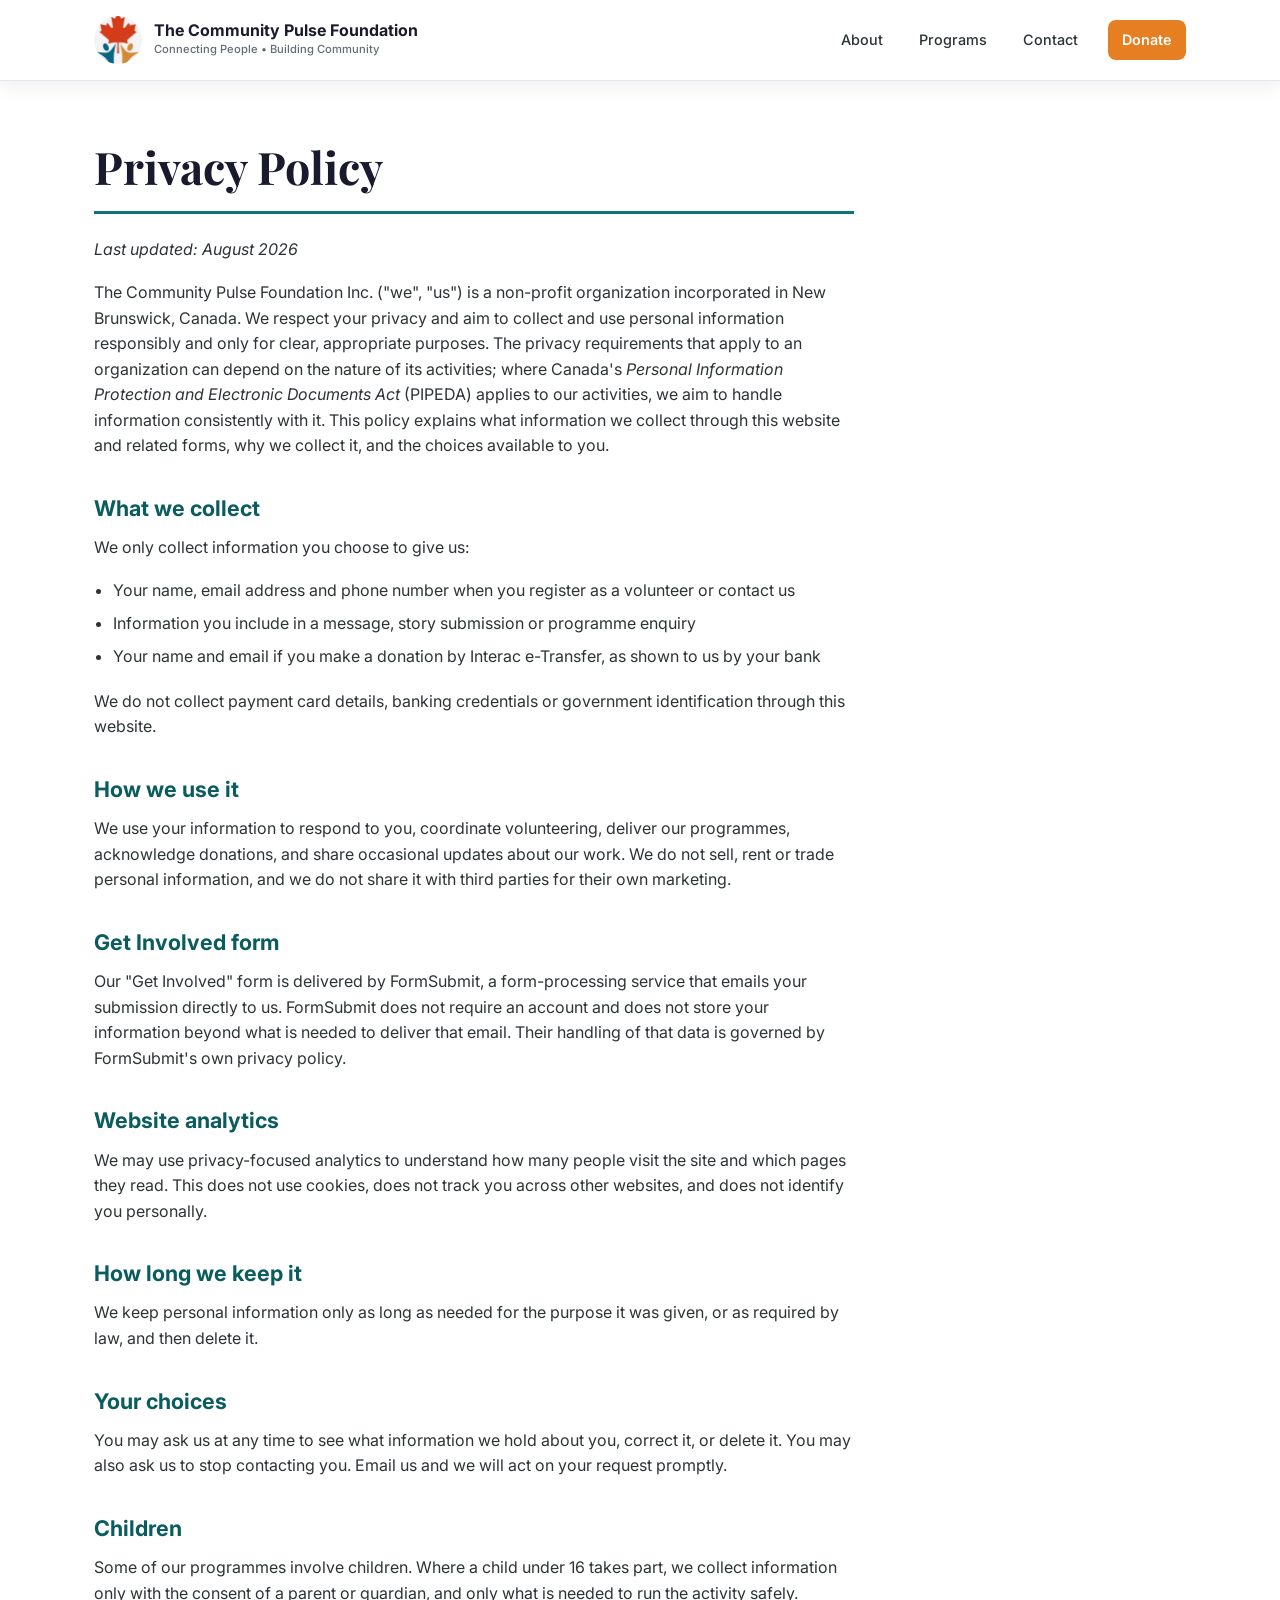
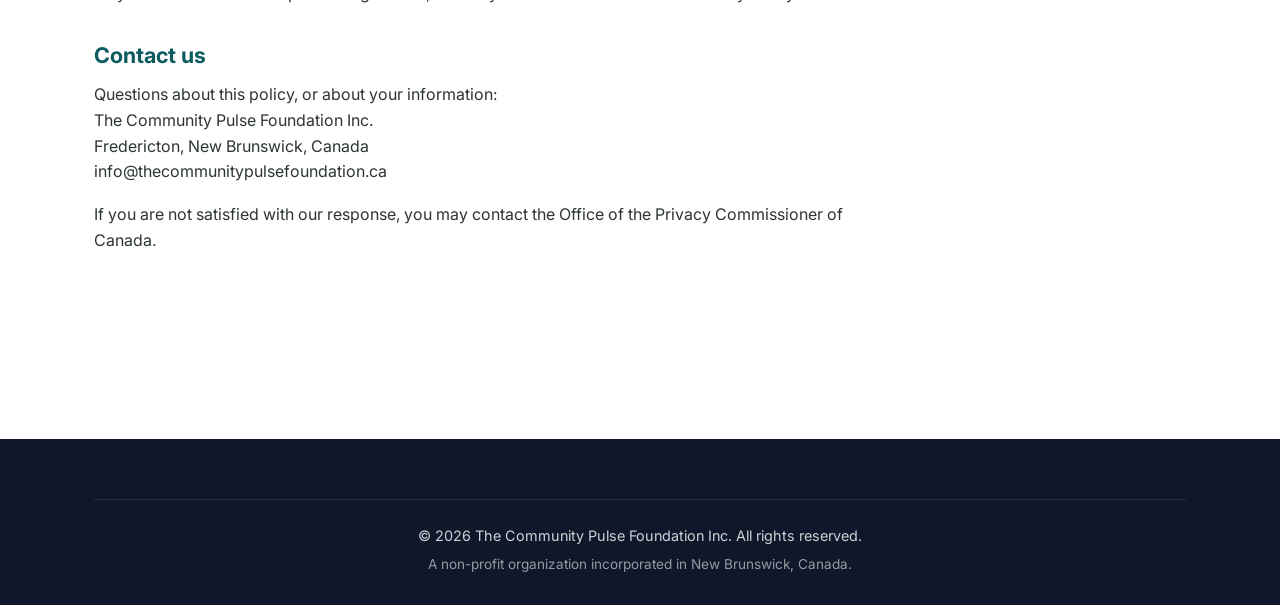
<file: community-pulse/privacy.html>
<!DOCTYPE html>
<html lang="en">
<head>
  <meta charset="UTF-8" />
  <meta name="viewport" content="width=device-width, initial-scale=1.0" />
  <title>Privacy Policy | The Community Pulse Foundation</title>
  <meta name="description" content="How The Community Pulse Foundation Inc. collects, uses and protects personal information." />
  <link rel="canonical" href="https://thecommunitypulsefoundation.ca/privacy" />
  <link rel="preconnect" href="https://fonts.googleapis.com">
  <link rel="preconnect" href="https://fonts.gstatic.com" crossorigin>
  <link href="https://fonts.googleapis.com/css2?family=Inter:wght@400;500;600;700;800&family=Playfair+Display:wght@600;700&display=swap" rel="stylesheet">
  <link rel="stylesheet" href="assets/css/styles.css" />
  <link rel="icon" type="image/jpeg" href="assets/images/logo-clean.jpg" />
</head>
<body>

  <header class="header scrolled" id="header">
    <div class="container nav-container">
      <a href="index.html" class="logo">
        <img src="assets/images/logo-clean.jpg" alt="Community Pulse Foundation Logo" class="logo-img" />
        <div class="logo-text">
          <span class="logo-name">The Community Pulse Foundation</span>
          <span class="logo-tagline">Connecting People • Building Community</span>
        </div>
      </a>
      <nav class="nav" id="nav">
        <a href="index.html#about" class="nav-link">About</a>
        <a href="index.html#programs" class="nav-link">Programs</a>
        <a href="index.html#contact" class="nav-link">Contact</a>
        <a href="index.html#donate" class="nav-link nav-donate">Donate</a>
      </nav>
      <button class="mobile-menu-btn" id="mobileMenuBtn" aria-label="Toggle menu">
        <span></span><span></span><span></span>
      </button>
    </div>
  </header>

  <main class="page-wrap">
    <div class="container">
      <article class="page-body">
        <h1 class="page-title">Privacy Policy</h1>
        <p><em>Last updated: August 2026</em></p>

        <p>The Community Pulse Foundation Inc. ("we", "us") is a non-profit organization
        incorporated in New Brunswick, Canada. We respect your privacy and aim to collect and
        use personal information responsibly and only for clear, appropriate purposes. The
        privacy requirements that apply to an organization can depend on the nature of its
        activities; where Canada's <em>Personal Information Protection and Electronic Documents
        Act</em> (PIPEDA) applies to our activities, we aim to handle information consistently
        with it. This policy explains what information we collect through this website and
        related forms, why we collect it, and the choices available to you.</p>

        <h2>What we collect</h2>
        <p>We only collect information you choose to give us:</p>
        <ul>
          <li>Your name, email address and phone number when you register as a volunteer or contact us</li>
          <li>Information you include in a message, story submission or programme enquiry</li>
          <li>Your name and email if you make a donation by Interac e-Transfer, as shown to us by your bank</li>
        </ul>
        <p>We do not collect payment card details, banking credentials or government
        identification through this website.</p>

        <h2>How we use it</h2>
        <p>We use your information to respond to you, coordinate volunteering, deliver our
        programmes, acknowledge donations, and share occasional updates about our work.
        We do not sell, rent or trade personal information, and we do not share it with
        third parties for their own marketing.</p>

        <h2>Get Involved form</h2>
        <p>Our "Get Involved" form is delivered by FormSubmit, a form-processing service that
        emails your submission directly to us. FormSubmit does not require an account and does
        not store your information beyond what is needed to deliver that email. Their handling
        of that data is governed by FormSubmit's own privacy policy.</p>

        <h2>Website analytics</h2>
        <p>We may use privacy-focused analytics to understand how many people visit the site
        and which pages they read. This does not use cookies, does not track you across
        other websites, and does not identify you personally.</p>

        <h2>How long we keep it</h2>
        <p>We keep personal information only as long as needed for the purpose it was given,
        or as required by law, and then delete it.</p>

        <h2>Your choices</h2>
        <p>You may ask us at any time to see what information we hold about you, correct it,
        or delete it. You may also ask us to stop contacting you. Email us and we will act
        on your request promptly.</p>

        <h2>Children</h2>
        <p>Some of our programmes involve children. Where a child under 16 takes part, we
        collect information only with the consent of a parent or guardian, and only what is
        needed to run the activity safely.</p>

        <h2>Contact us</h2>
        <p>Questions about this policy, or about your information:<br>
        The Community Pulse Foundation Inc.<br>
        Fredericton, New Brunswick, Canada<br>
        <a href="mailto:info@thecommunitypulsefoundation.ca">info@thecommunitypulsefoundation.ca</a></p>

        <p>If you are not satisfied with our response, you may contact the Office of the
        Privacy Commissioner of Canada.</p>
      </article>

      <a href="index.html" class="btn btn-secondary page-back">← Back to home</a>
    </div>
  </main>

  <footer class="footer">
    <div class="container">
      <div class="footer-bottom">
        <p>© <span id="year"></span> The Community Pulse Foundation Inc. All rights reserved.</p>
        <p class="footer-note">A non-profit organization incorporated in New Brunswick, Canada.</p>
      </div>
    </div>
  </footer>

  <script>
    document.getElementById('year').textContent = new Date().getFullYear();
    const btn = document.getElementById('mobileMenuBtn');
    const nav = document.getElementById('nav');
    if (btn) btn.addEventListener('click', () => {
      nav.classList.toggle('open');
      btn.classList.toggle('active');
    });
  </script>
</body>
</html>
</file>
<file: community-pulse/assets/css/styles.css>
/* =========================================================
   The Community Pulse Foundation - Professional Styles
   ========================================================= */

:root {
  --primary: #0d7377;
  --primary-dark: #0a5c5f;
  --primary-light: #14919b;
  --accent: #e67e22;
  --accent-soft: #f39c12;
  --maple: #c0392b;
  --dark: #1a1a2e;
  --text: #2d3436;
  --text-light: #636e72;
  --bg: #ffffff;
  --bg-alt: #f8fafb;
  --bg-dark: #0f172a;
  --border: #e2e8f0;
  --shadow: 0 4px 20px rgba(0,0,0,0.08);
  --shadow-lg: 0 10px 40px rgba(0,0,0,0.12);
  --radius: 12px;
  --radius-lg: 20px;
  --transition: all 0.3s ease;
}

*, *::before, *::after {
  box-sizing: border-box;
  margin: 0;
  padding: 0;
}

html {
  scroll-behavior: smooth;
  font-size: 16px;
}

body {
  font-family: 'Inter', -apple-system, BlinkMacSystemFont, sans-serif;
  color: var(--text);
  background: var(--bg);
  line-height: 1.6;
  overflow-x: hidden;
}

img {
  max-width: 100%;
  height: auto;
  display: block;
}

a {
  text-decoration: none;
  color: inherit;
  transition: var(--transition);
}

/* ==================== ACCESSIBILITY ==================== */
:focus-visible {
  outline: 3px solid var(--accent);
  outline-offset: 2px;
}

.skip-link {
  position: absolute;
  top: -100px;
  left: 16px;
  z-index: 2000;
  background: var(--dark);
  color: #fff;
  padding: 12px 20px;
  border-radius: 8px;
  font-weight: 600;
  transition: top 0.2s ease;
}

.skip-link:focus {
  top: 16px;
}

@media (prefers-reduced-motion: reduce) {
  *, *::before, *::after {
    animation-duration: 0.001ms !important;
    animation-iteration-count: 1 !important;
    transition-duration: 0.001ms !important;
    scroll-behavior: auto !important;
  }
}

.container {
  width: 100%;
  max-width: 1140px;
  margin: 0 auto;
  padding: 0 24px;
}

/* ==================== LANGUAGE SWITCHER ==================== */
.lang-switcher {
  position: fixed;
  top: 20px;
  right: 24px;
  z-index: 1001;
  display: flex;
  background: white;
  border-radius: 50px;
  box-shadow: var(--shadow);
  overflow: hidden;
}

.lang-btn {
  border: none;
  background: transparent;
  padding: 8px 16px;
  font-weight: 600;
  font-size: 0.85rem;
  cursor: pointer;
  color: var(--text-light);
  transition: var(--transition);
}

.lang-btn.active {
  background: var(--primary);
  color: white;
}

.lang-btn:hover:not(.active) {
  background: var(--bg-alt);
}

/* ==================== HEADER ==================== */
.header {
  position: fixed;
  top: 0;
  left: 0;
  right: 0;
  z-index: 1000;
  background: rgba(255,255,255,0.95);
  backdrop-filter: blur(12px);
  border-bottom: 1px solid transparent;
  transition: var(--transition);
}

.header.scrolled {
  border-bottom-color: var(--border);
  box-shadow: var(--shadow);
}

.nav-container {
  display: flex;
  align-items: center;
  justify-content: space-between;
  height: 80px;
}

.logo {
  display: flex;
  align-items: center;
  gap: 12px;
}

.logo-img {
  width: 48px;
  height: 48px;
  border-radius: 50%;
  object-fit: cover;
}

.logo-text {
  display: flex;
  flex-direction: column;
}

.logo-name {
  font-weight: 700;
  font-size: 1rem;
  color: var(--dark);
  line-height: 1.2;
}

.logo-tagline {
  font-size: 0.7rem;
  color: var(--text-light);
  font-weight: 500;
}

.nav {
  display: flex;
  gap: 8px;
}

.nav-link {
  padding: 8px 14px;
  font-size: 0.9rem;
  font-weight: 500;
  color: var(--text);
  border-radius: 8px;
}

.nav-link:hover {
  background: var(--bg-alt);
  color: var(--primary);
}

.nav-donate {
  background: var(--accent) !important;
  color: white !important;
  font-weight: 600;
  margin-left: 8px;
}

.nav-donate:hover {
  background: #d35400 !important;
  color: white !important;
}

.mobile-menu-btn {
  display: none;
  flex-direction: column;
  gap: 5px;
  background: none;
  border: none;
  cursor: pointer;
  padding: 8px;
}

.mobile-menu-btn span {
  display: block;
  width: 24px;
  height: 2px;
  background: var(--dark);
  transition: var(--transition);
}

/* ==================== HERO ==================== */
.hero {
  position: relative;
  min-height: 100vh;
  display: flex;
  align-items: center;
  background: linear-gradient(135deg, #0d7377 0%, #0a5c5f 50%, #1a1a2e 100%);
  overflow: hidden;
  padding-top: 80px;
}

.hero::before {
  content: '';
  position: absolute;
  inset: 0;
  background: var(--cpf-hero, url('../images/hero-community.jpg')) center/cover no-repeat;
  opacity: 0.25;
}

.hero-overlay {
  position: absolute;
  inset: 0;
  background: linear-gradient(to bottom, rgba(13,115,119,0.7), rgba(15,23,42,0.85));
}

.hero-content {
  position: relative;
  z-index: 2;
  max-width: 720px;
  padding: 60px 24px;
}

.hero-badge {
  display: inline-block;
  background: rgba(255,255,255,0.15);
  color: white;
  padding: 6px 16px;
  border-radius: 50px;
  font-size: 0.85rem;
  font-weight: 600;
  margin-bottom: 24px;
  backdrop-filter: blur(8px);
}

.hero-title {
  font-family: 'Playfair Display', serif;
  font-size: clamp(2.5rem, 6vw, 4rem);
  font-weight: 700;
  color: white;
  line-height: 1.15;
  margin-bottom: 24px;
}

.hero-subtitle {
  font-size: 1.15rem;
  color: rgba(255,255,255,0.9);
  margin-bottom: 36px;
  max-width: 560px;
  line-height: 1.7;
}

.hero-buttons {
  display: flex;
  flex-wrap: wrap;
  gap: 16px;
}

/* ==================== BUTTONS ==================== */
.btn {
  display: inline-flex;
  align-items: center;
  justify-content: center;
  padding: 14px 28px;
  border-radius: 50px;
  font-weight: 600;
  font-size: 0.95rem;
  transition: var(--transition);
  border: 2px solid transparent;
  cursor: pointer;
}

.btn-primary {
  background: var(--accent);
  color: white;
}

.btn-primary:hover {
  background: #d35400;
  transform: translateY(-2px);
  box-shadow: 0 8px 20px rgba(230,126,34,0.35);
}

.btn-secondary {
  background: transparent;
  color: white;
  border-color: rgba(255,255,255,0.5);
}

.btn-secondary:hover {
  background: rgba(255,255,255,0.1);
  border-color: white;
}

.btn-donate {
  background: var(--maple);
  color: white;
}

.btn-donate:hover {
  background: #a93226;
  transform: translateY(-2px);
  box-shadow: 0 8px 20px rgba(192,57,43,0.35);
}

.btn-large {
  padding: 16px 36px;
  font-size: 1.05rem;
}

/* ==================== SECTIONS ==================== */
.section {
  padding: 100px 0;
}

.section-header {
  margin-bottom: 56px;
}

.section-header.center {
  text-align: center;
}

.section-label {
  display: inline-block;
  font-size: 0.85rem;
  font-weight: 700;
  text-transform: uppercase;
  letter-spacing: 1.5px;
  color: var(--primary);
  margin-bottom: 12px;
}

.section-title {
  font-family: 'Playfair Display', serif;
  font-size: clamp(1.9rem, 4vw, 2.6rem);
  font-weight: 700;
  color: var(--dark);
  line-height: 1.25;
}

.section-desc {
  max-width: 640px;
  margin: 16px auto 0;
  color: var(--text-light);
  font-size: 1.05rem;
}

/* ==================== TRUST STRIP ==================== */
.trust-strip {
  background: var(--dark);
  padding: 14px 0;
}

.trust-strip-inner {
  display: flex;
  flex-wrap: wrap;
  align-items: center;
  justify-content: center;
  gap: 10px 14px;
  text-align: center;
  color: rgba(255, 255, 255, 0.75);
  font-size: 0.82rem;
  font-weight: 600;
  letter-spacing: 0.02em;
}

.trust-strip-divider {
  color: rgba(255, 255, 255, 0.3);
}

@media (max-width: 600px) {
  .trust-strip-divider {
    display: none;
  }
  .trust-strip-inner {
    flex-direction: column;
    gap: 4px;
  }
}

/* ==================== ABOUT ==================== */
.about-grid {
  display: grid;
  grid-template-columns: 1.1fr 0.9fr;
  gap: 60px;
  align-items: center;
}

.about-content p {
  margin-bottom: 20px;
  color: var(--text-light);
  font-size: 1.05rem;
}

.mission-vision {
  display: grid;
  grid-template-columns: 1fr 1fr;
  gap: 20px;
  margin-top: 36px;
}

.mv-card {
  background: var(--bg-alt);
  padding: 28px;
  border-radius: var(--radius);
  border-left: 4px solid var(--primary);
}

.mv-card h3 {
  font-size: 1.1rem;
  margin-bottom: 10px;
  color: var(--dark);
}

.mv-card p {
  font-size: 0.95rem;
  margin: 0;
  color: var(--text-light);
}

.about-image img {
  border-radius: var(--radius-lg);
  box-shadow: var(--shadow-lg);
  width: 100%;
  height: 420px;
  object-fit: cover;
}

/* ==================== OBJECTIVES ==================== */
.objectives {
  background: var(--bg-alt);
}

.objectives-grid {
  display: grid;
  grid-template-columns: repeat(auto-fit, minmax(240px, 1fr));
  gap: 24px;
}

.objective-card {
  background: white;
  padding: 32px 28px;
  border-radius: var(--radius);
  box-shadow: var(--shadow);
  transition: var(--transition);
  text-align: center;
}

.objective-card:hover {
  transform: translateY(-6px);
  box-shadow: var(--shadow-lg);
}

.obj-icon {
  font-size: 2.2rem;
  margin-bottom: 16px;
}

.objective-card h3 {
  font-size: 1.1rem;
  margin-bottom: 12px;
  color: var(--dark);
}

.objective-card p {
  font-size: 0.95rem;
  color: var(--text-light);
}

/* ==================== PROGRAMS ==================== */
.programs-grid {
  display: grid;
  grid-template-columns: repeat(auto-fit, minmax(320px, 1fr));
  gap: 32px;
}

.program-card {
  background: white;
  border-radius: var(--radius-lg);
  overflow: hidden;
  box-shadow: var(--shadow);
  transition: var(--transition);
}

.program-card:hover {
  transform: translateY(-6px);
  box-shadow: var(--shadow-lg);
}

.program-image {
  height: 220px;
  overflow: hidden;
  position: relative;
}

.program-status {
  position: absolute;
  top: 14px;
  right: 14px;
  background: rgba(13, 115, 119, 0.92);
  color: white;
  font-size: 0.72rem;
  font-weight: 700;
  text-transform: uppercase;
  letter-spacing: 0.04em;
  padding: 4px 12px;
  border-radius: 50px;
}

.program-audience {
  display: inline-block;
  font-size: 0.8rem;
  font-weight: 600;
  color: var(--text-light);
  margin-bottom: 10px;
}

.program-audience::before {
  content: "👤 ";
}

.program-cta {
  display: inline-block;
  margin-top: 14px;
  font-size: 0.88rem;
  font-weight: 700;
  color: var(--primary);
}

.program-cta:hover {
  text-decoration: underline;
}

.program-image img {
  width: 100%;
  height: 100%;
  object-fit: cover;
  transition: transform 0.5s ease;
}

.program-card:hover .program-image img {
  transform: scale(1.05);
}

.program-content {
  padding: 28px;
}

.program-subtitle {
  display: inline-block;
  font-size: 0.8rem;
  font-weight: 600;
  color: var(--accent);
  text-transform: uppercase;
  letter-spacing: 0.5px;
  margin-bottom: 8px;
}

.program-content h3 {
  font-size: 1.25rem;
  margin-bottom: 12px;
  color: var(--dark);
}

.program-content p {
  font-size: 0.95rem;
  color: var(--text-light);
}

/* ==================== EVENTS ==================== */
.events {
  background: var(--bg-alt);
}

.events-list {
  display: flex;
  flex-direction: column;
  gap: 40px;
  margin-bottom: 60px;
}

.event-card {
  display: grid;
  grid-template-columns: 340px 1fr;
  gap: 40px;
  background: white;
  border-radius: var(--radius-lg);
  overflow: hidden;
  box-shadow: var(--shadow);
}

.event-image {
  height: 100%;
  min-height: 280px;
}

.event-image img {
  width: 100%;
  height: 100%;
  object-fit: cover;
}

.event-content {
  padding: 36px 36px 36px 0;
  display: flex;
  flex-direction: column;
  justify-content: center;
}

.event-meta {
  display: flex;
  gap: 16px;
  margin-bottom: 12px;
  font-size: 0.85rem;
  font-weight: 600;
}

.event-date {
  color: var(--primary);
}

.event-location {
  color: var(--text-light);
}

.event-content h3 {
  font-size: 1.4rem;
  margin-bottom: 14px;
  color: var(--dark);
}

.event-summary {
  font-weight: 500;
  margin-bottom: 12px;
  color: var(--text);
}

.event-details {
  font-size: 0.95rem;
  color: var(--text-light);
}

.action-plan {
  background: white;
  padding: 40px;
  border-radius: var(--radius-lg);
  box-shadow: var(--shadow);
  text-align: center;
}

.action-plan h3 {
  margin-bottom: 28px;
  font-size: 1.4rem;
  color: var(--dark);
}

.action-plan-image img {
  max-width: 100%;
  border-radius: var(--radius);
  margin: 0 auto;
}

/* ==================== TEAM ==================== */
.team-photo {
  max-width: 800px;
  margin: 0 auto 48px;
  text-align: center;
}

.team-photo img {
  width: 100%;
  border-radius: var(--radius-lg);
  box-shadow: var(--shadow-lg);
}

.team-photo-caption {
  margin-top: 16px;
  font-size: 0.95rem;
  color: var(--text-light);
  font-style: italic;
}

.team-grid {
  display: grid;
  grid-template-columns: repeat(auto-fit, minmax(260px, 1fr));
  gap: 28px;
}

.team-card {
  background: white;
  padding: 36px 28px;
  border-radius: var(--radius);
  box-shadow: var(--shadow);
  text-align: center;
  transition: var(--transition);
}

.team-card:hover {
  transform: translateY(-4px);
  box-shadow: var(--shadow-lg);
}

.team-avatar {
  width: 72px;
  height: 72px;
  background: linear-gradient(135deg, var(--primary), var(--primary-light));
  color: white;
  border-radius: 50%;
  display: flex;
  align-items: center;
  justify-content: center;
  font-size: 1.8rem;
  font-weight: 700;
  margin: 0 auto 20px;
}

.team-card h3 {
  font-size: 1.2rem;
  margin-bottom: 6px;
  color: var(--dark);
}

.team-role {
  font-size: 0.9rem;
  font-weight: 600;
  color: var(--primary);
  margin-bottom: 14px;
}

.team-bio {
  font-size: 0.95rem;
  color: var(--text-light);
}

/* ==================== UPCOMING EVENTS ==================== */
.upcoming {
  background: var(--bg-alt);
}

.upcoming-empty {
  max-width: 560px;
  margin: 0 auto;
  text-align: center;
  background: white;
  border: 1px solid var(--border);
  border-radius: var(--radius-lg);
  padding: 48px 40px;
  box-shadow: var(--shadow);
}

.upcoming-empty p {
  color: var(--text-light);
  font-size: 1.02rem;
  margin-bottom: 28px;
}

.upcoming-empty-actions {
  display: flex;
  flex-wrap: wrap;
  gap: 14px;
  justify-content: center;
}

/* ==================== VOLUNTEER ==================== */
.volunteer {
  background: linear-gradient(135deg, #0d7377 0%, #0a5c5f 100%);
  color: white;
}

.volunteer .section-label {
  color: rgba(255,255,255,0.8);
}

.volunteer .section-title {
  color: white;
}

.volunteer-content {
  display: grid;
  grid-template-columns: 1fr 1fr;
  gap: 60px;
  align-items: center;
}

.volunteer-text p {
  margin-bottom: 16px;
  color: rgba(255,255,255,0.9);
  font-size: 1.05rem;
}

.volunteer-benefits {
  display: flex;
  flex-direction: column;
  gap: 14px;
  margin: 32px 0;
}

.benefit {
  display: flex;
  align-items: center;
  gap: 12px;
  font-weight: 500;
}

.benefit-icon {
  font-size: 1.3rem;
}

.volunteer-image img {
  border-radius: var(--radius-lg);
  box-shadow: 0 20px 50px rgba(0,0,0,0.3);
  width: 100%;
  height: 400px;
  object-fit: cover;
}

/* ==================== DONATE ==================== */
.donate {
  background: var(--bg-alt);
}

.donate-box {
  background: white;
  border-radius: var(--radius-lg);
  box-shadow: var(--shadow-lg);
  padding: 60px;
  max-width: 800px;
  margin: 0 auto;
  text-align: center;
}

.donate-box .section-label {
  color: var(--maple);
}

.donate-box .section-title {
  margin-bottom: 20px;
}

.donate-box > .donate-content > p {
  color: var(--text-light);
  font-size: 1.05rem;
  max-width: 560px;
  margin: 0 auto 36px;
}

.donate-receipt-note {
  font-size: 0.85rem !important;
  font-style: italic;
  color: var(--text-light);
  border-top: 1px solid var(--border);
  padding-top: 16px;
  margin-top: -16px !important;
}

.donate-methods {
  display: grid;
  grid-template-columns: 1fr 1fr;
  gap: 24px;
  margin-bottom: 36px;
  text-align: left;
}

.donate-method {
  display: flex;
  gap: 16px;
  background: var(--bg-alt);
  padding: 24px;
  border-radius: var(--radius);
}

.method-icon {
  font-size: 1.6rem;
  flex-shrink: 0;
}

.donate-method h4 {
  font-size: 1rem;
  margin-bottom: 6px;
  color: var(--dark);
}

.donate-method p {
  font-size: 0.9rem;
  color: var(--text-light);
  margin: 0;
}

.donate-email {
  display: inline-block;
  margin-top: 6px;
  color: var(--primary);
  font-weight: 600;
  font-size: 0.95rem;
  word-break: break-all;
}

.donate-email:hover {
  text-decoration: underline;
}

/* ==================== CONTACT ==================== */
.contact-grid {
  display: grid;
  grid-template-columns: 1fr 1fr;
  gap: 60px;
  align-items: start;
}

.contact-item {
  display: flex;
  gap: 16px;
  margin-bottom: 28px;
}

.contact-icon {
  font-size: 1.5rem;
  width: 48px;
  height: 48px;
  background: var(--bg-alt);
  border-radius: 12px;
  display: flex;
  align-items: center;
  justify-content: center;
  flex-shrink: 0;
}

.contact-item h4 {
  font-size: 0.9rem;
  color: var(--text-light);
  margin-bottom: 4px;
}

.contact-item a {
  color: var(--primary);
  font-weight: 500;
}

.contact-item a:hover {
  text-decoration: underline;
}

.social-links {
  display: flex;
  gap: 12px;
  margin-top: 20px;
}

.social-btn {
  width: 44px;
  height: 44px;
  background: var(--bg-alt);
  border-radius: 50%;
  display: flex;
  align-items: center;
  justify-content: center;
  font-weight: 700;
  color: var(--dark);
  transition: var(--transition);
}

.social-btn:hover {
  background: var(--primary);
  color: white;
  transform: translateY(-2px);
}

.social-btn:focus-visible {
  outline: 2px solid var(--accent);
  outline-offset: 3px;
}

.social-btn svg {
  width: 20px;
  height: 20px;
}

.contact-cta {
  background: var(--bg-alt);
  padding: 48px;
  border-radius: var(--radius-lg);
  text-align: center;
}

.contact-cta h3 {
  font-size: 1.5rem;
  margin-bottom: 12px;
  color: var(--dark);
}

.contact-cta p {
  color: var(--text-light);
  margin-bottom: 28px;
}

/* ==================== FOOTER ==================== */
.footer {
  background: var(--bg-dark);
  color: rgba(255,255,255,0.8);
  padding: 60px 0 30px;
}

.footer-content {
  display: flex;
  justify-content: space-between;
  align-items: center;
  flex-wrap: wrap;
  gap: 30px;
  margin-bottom: 40px;
}

.footer-brand {
  display: flex;
  align-items: center;
  gap: 16px;
}

.footer-logo {
  width: 48px;
  height: 48px;
  border-radius: 50%;
  object-fit: cover;
}

.footer-brand p {
  font-size: 0.95rem;
  max-width: 280px;
}

.footer-links {
  display: flex;
  flex-wrap: wrap;
  gap: 24px;
}

.footer-links a:hover {
  color: white;
}

.footer-bottom {
  border-top: 1px solid rgba(255,255,255,0.1);
  padding-top: 24px;
  text-align: center;
  font-size: 0.9rem;
}

.footer-note {
  margin-top: 6px;
  opacity: 0.7;
  font-size: 0.85rem;
}

/* ==================== RESPONSIVE ==================== */
@media (max-width: 960px) {
  .about-grid,
  .volunteer-content,
  .contact-grid,
  .donate-methods {
    grid-template-columns: 1fr;
    gap: 40px;
  }
  
  .donate-box {
    padding: 40px 28px;
  }
  
  .event-card {
    grid-template-columns: 1fr;
  }
  
  .event-image {
    min-height: 220px;
  }
  
  .event-content {
    padding: 28px;
  }
  
  .mission-vision {
    grid-template-columns: 1fr;
  }
  
  .about-image img {
    height: 320px;
  }
}

@media (max-width: 768px) {
  .nav {
    position: fixed;
    top: 80px;
    left: 0;
    right: 0;
    background: white;
    flex-direction: column;
    padding: 20px;
    gap: 4px;
    box-shadow: var(--shadow-lg);
    transform: translateY(-120%);
    opacity: 0;
    transition: var(--transition);
    pointer-events: none;
  }
  
  .nav.open {
    transform: translateY(0);
    opacity: 1;
    pointer-events: all;
  }
  
  .nav-link {
    padding: 14px 16px;
  }
  
  .mobile-menu-btn {
    display: flex;
  }
  
  .mobile-menu-btn.active span:nth-child(1) {
    transform: rotate(45deg) translate(5px, 5px);
  }
  
  .mobile-menu-btn.active span:nth-child(2) {
    opacity: 0;
  }
  
  .mobile-menu-btn.active span:nth-child(3) {
    transform: rotate(-45deg) translate(5px, -5px);
  }
  
  .lang-switcher {
    top: 16px;
    right: 70px;
  }
  
  .hero-content {
    padding: 40px 0;
  }
  
  .section {
    padding: 70px 0;
  }
  
  .logo-text {
    display: none;
  }
  
  .programs-grid {
    grid-template-columns: 1fr;
  }
}

@media (max-width: 480px) {
  .hero-buttons {
    flex-direction: column;
  }
  
  .btn {
    width: 100%;
  }
  
  .contact-cta {
    padding: 32px 24px;
  }
}

/* =========================================================
   GET INVOLVED FORM (get-involved.html)
   ========================================================= */
.involve-page {
  padding: 140px 0 80px;
}

.involve-container {
  max-width: 760px;
}

.involve-header {
  margin-bottom: 40px;
}

.involve-header .page-title {
  border-bottom: none;
  padding-bottom: 0;
  margin-bottom: 0.8rem;
}

.involve-intro {
  color: var(--text-light);
  font-size: 1.05rem;
}

.involve-form {
  display: flex;
  flex-direction: column;
  gap: 28px;
}

.form-fieldset {
  border: 1px solid var(--border);
  border-radius: var(--radius);
  padding: 24px 28px;
  background: var(--bg-alt);
}

.form-legend {
  font-weight: 700;
  font-size: 1.05rem;
  color: var(--dark);
  padding: 0 6px;
}

.form-note {
  color: var(--text-light);
  font-size: 0.95rem;
  margin: 0;
}

.form-group {
  margin-top: 18px;
}

.form-group:first-child {
  margin-top: 16px;
}

.form-subgroup {
  border: none;
  padding: 0;
  margin-left: 0;
  margin-right: 0;
  min-width: 0;
}

.form-subgroup legend.form-label {
  padding: 0;
  display: block;
  width: 100%;
  float: none;
}

.form-row {
  display: grid;
  grid-template-columns: 1fr 1fr;
  gap: 18px;
}

.form-label {
  display: block;
  font-weight: 600;
  font-size: 0.9rem;
  color: var(--dark);
  margin-bottom: 8px;
}

.involve-form input[type="text"],
.involve-form input[type="email"],
.involve-form input[type="tel"],
.involve-form input[type="date"],
.involve-form textarea {
  width: 100%;
  padding: 12px 14px;
  border: 1px solid var(--border);
  border-radius: 8px;
  font-family: inherit;
  font-size: 0.95rem;
  color: var(--text);
  background: white;
}

.involve-form textarea {
  resize: vertical;
}

.involve-form input:focus-visible,
.involve-form textarea:focus-visible {
  outline: 3px solid var(--accent);
  outline-offset: 1px;
}

.form-radio-group,
.form-checkbox-group {
  display: flex;
  flex-direction: column;
  gap: 10px;
}

.form-radio-group-inline {
  flex-direction: row;
  gap: 24px;
}

.form-radio,
.form-checkbox {
  display: flex;
  align-items: center;
  gap: 10px;
  font-size: 0.95rem;
  color: var(--text);
  cursor: pointer;
}

.form-radio input,
.form-checkbox input {
  width: 18px;
  height: 18px;
  accent-color: var(--primary);
  flex-shrink: 0;
}

.branch-hidden {
  display: none;
}

/* ---- hints, optional markers, consent ---- */
.form-hint {
  font-size: 0.82rem;
  color: var(--text-light);
  margin: 6px 0 0;
  line-height: 1.5;
}

.form-optional {
  font-weight: 400;
  color: var(--text-light);
}

.form-consent {
  align-items: flex-start;
  line-height: 1.55;
  margin-bottom: 14px;
}

.form-consent input {
  margin-top: 3px;
}

.form-consent a {
  color: var(--primary);
  text-decoration: underline;
}

/* ---- validation feedback ---- */
.field-error {
  color: #c0392b;
  font-size: 0.85rem;
  font-weight: 600;
  margin: 6px 0 0;
}

.field-error::before {
  content: "⚠ ";
}

.form-banner {
  border-radius: 8px;
  padding: 14px 16px;
  font-size: 0.92rem;
  margin: 0;
}

.form-banner-error {
  background: #fdecea;
  color: #a93226;
  border-left: 4px solid #c0392b;
}

/* ---- success state ---- */
.involve-success {
  background: #fff;
  border: 1px solid var(--border);
  border-top: 4px solid var(--primary);
  border-radius: var(--radius-lg);
  padding: 44px 40px;
  text-align: center;
  box-shadow: var(--shadow);
}

.involve-success-icon {
  font-size: 2.6rem;
  margin-bottom: 12px;
}

.involve-success h2 {
  font-family: 'Playfair Display', Georgia, serif;
  font-size: 1.6rem;
  color: var(--dark);
  margin-bottom: 12px;
}

.involve-success p {
  color: var(--text-light);
  margin-bottom: 18px;
}

.involve-reference {
  background: var(--bg-alt);
  border-radius: var(--radius);
  padding: 18px;
  margin: 24px 0 !important;
  color: var(--text) !important;
}

.involve-reference span {
  display: block;
  font-size: 0.82rem;
  text-transform: uppercase;
  letter-spacing: 0.08em;
  color: var(--text-light);
  margin-bottom: 6px;
}

.involve-reference strong {
  font-size: 1.25rem;
  font-family: Consolas, monospace;
  color: var(--primary-dark);
  letter-spacing: 0.04em;
}

.involve-success-note {
  font-size: 0.88rem;
}

.involve-success-actions {
  margin-top: 8px;
}

.form-privacy-note {
  font-size: 0.85rem;
  color: var(--text-light);
  margin: 0;
}

.form-privacy-note a {
  color: var(--primary);
  text-decoration: underline;
}

@media (max-width: 600px) {
  .involve-page {
    padding: 110px 0 60px;
  }
  .form-row {
    grid-template-columns: 1fr;
  }
  .form-fieldset {
    padding: 20px;
  }
}

/* =========================================================
   ADMIN-CREATED PAGES (page.html)
   ========================================================= */
.page-wrap {
  padding: 140px 0 80px;
  min-height: 70vh;
}

.page-body {
  max-width: 760px;
}

.page-title {
  font-family: 'Playfair Display', Georgia, serif;
  font-size: clamp(1.9rem, 5vw, 2.8rem);
  line-height: 1.2;
  color: var(--dark);
  margin-bottom: 1.4rem;
  padding-bottom: 1.1rem;
  border-bottom: 3px solid var(--primary);
}

.page-body h2 {
  font-size: 1.35rem;
  color: var(--primary-dark);
  margin: 2rem 0 .6rem;
}

.page-body p {
  margin-bottom: 1.1rem;
  color: var(--text);
}

.page-body ul {
  margin: 0 0 1.2rem 1.2rem;
  color: var(--text);
}

.page-body li {
  margin-bottom: .45rem;
}

.page-state {
  color: var(--text-light);
}

.page-back {
  display: inline-block;
  margin-top: 2rem;
}

@media (max-width: 768px) {
  .page-wrap { padding: 110px 0 60px; }
}

/* Team photos uploaded from the admin */
.team-avatar img {
  width: 100%;
  height: 100%;
  object-fit: cover;
  border-radius: 50%;
}

.page-banner {
  width: 100%;
  border-radius: var(--radius);
  margin: 0 0 1.8rem;
  box-shadow: var(--shadow);
}

/* =========================================================
   POWERED BY — WIANTRIBE INC.
   ========================================================= */
.powered-by {
  margin-top: 1.1rem;
  font-size: 0.78rem;
  letter-spacing: 0.08em;
  color: rgba(255, 255, 255, 0.5);
  display: flex;
  align-items: center;
  justify-content: center;
  gap: 0.45em;
}

.powered-by::before,
.powered-by::after {
  content: "";
  height: 1px;
  width: 26px;
  background: rgba(255, 255, 255, 0.22);
}

.powered-by strong {
  font-weight: 700;
  letter-spacing: 0.1em;
  color: rgba(255, 255, 255, 0.86);
}

/* =========================================================
   WELCOME BAND
   ========================================================= */
.welcome {
  background: var(--bg-alt);
  padding: 4rem 0;
}

.welcome-inner {
  max-width: 820px;
  margin: 0 auto;
  text-align: center;
}

.welcome-title {
  font-family: 'Playfair Display', Georgia, serif;
  font-size: clamp(1.5rem, 3.4vw, 2.1rem);
  color: var(--dark);
  line-height: 1.25;
  margin-bottom: 1.2rem;
}

.welcome-inner p {
  color: var(--text);
  margin-bottom: 1rem;
}

.welcome-belief {
  font-size: 1.05rem;
  font-weight: 500;
  color: var(--primary-dark);
  border-left: 3px solid var(--accent);
  padding-left: 1.1rem;
  text-align: left;
  display: inline-block;
  margin-top: .6rem;
}

/* =========================================================
   MISSION / VISION TAGLINE
   ========================================================= */
.mv-tagline {
  font-weight: 600;
  color: var(--accent);
  font-size: .92rem;
  margin: -.4rem 0 .7rem;
}

/* =========================================================
   COMMUNITY IMPACT COMMITMENTS
   ========================================================= */
.impact-commitments {
  background: #fff;
  border: 1px solid var(--border);
  border-radius: var(--radius);
  padding: 2rem 1.9rem;
  margin-bottom: 2.6rem;
  box-shadow: var(--shadow);
}

.impact-intro {
  font-weight: 600;
  color: var(--dark);
  margin-bottom: 1.1rem;
}

.impact-list {
  list-style: none;
  display: grid;
  grid-template-columns: repeat(auto-fit, minmax(280px, 1fr));
  gap: .7rem 1.8rem;
  margin: 0;
  padding: 0;
}

.impact-list li {
  position: relative;
  padding-left: 1.9rem;
  color: var(--text);
  line-height: 1.5;
}

.impact-list li::before {
  content: "✓";
  position: absolute;
  left: 0;
  top: 0;
  width: 1.35rem;
  height: 1.35rem;
  border-radius: 50%;
  background: var(--primary);
  color: #fff;
  font-size: .78rem;
  font-weight: 700;
  display: flex;
  align-items: center;
  justify-content: center;
}

/* =========================================================
   WAYS TO GET INVOLVED
   ========================================================= */
.involved-title {
  font-family: 'Playfair Display', Georgia, serif;
  font-size: 1.5rem;
  color: var(--dark);
  text-align: center;
  margin: 3.5rem 0 1.8rem;
}

.involved-grid {
  display: grid;
  grid-template-columns: repeat(auto-fit, minmax(210px, 1fr));
  gap: 1.2rem;
}

.involved-card {
  display: block;
  background: #fff;
  border: 1px solid var(--border);
  border-radius: var(--radius);
  padding: 1.6rem 1.3rem;
  text-align: center;
  transition: var(--transition);
  cursor: pointer;
}

.involved-card:hover {
  transform: translateY(-3px);
  box-shadow: var(--shadow-lg);
  border-color: var(--primary);
}

.involved-icon {
  font-size: 1.9rem;
  display: block;
  margin-bottom: .6rem;
}

.involved-card h4 {
  font-size: 1rem;
  color: var(--primary-dark);
  margin-bottom: .4rem;
}

.involved-card p {
  font-size: .89rem;
  color: var(--text-light);
  line-height: 1.55;
  margin: 0;
}

@media (max-width: 768px) {
  .welcome { padding: 3rem 0; }
  .welcome-belief { text-align: center; border-left: none; border-top: 3px solid var(--accent); padding: 1rem 0 0; }
  .impact-commitments { padding: 1.5rem 1.3rem; }
}

/* =========================================================
   PRINT
   ========================================================= */
@media print {
  .lang-switcher,
  .header,
  .mobile-menu-btn,
  .hero-overlay,
  .hero::before,
  .skip-link,
  .social-links,
  .btn,
  .volunteer-link,
  .nav-donate {
    display: none !important;
  }

  .hero {
    min-height: 0;
    padding-top: 0;
    background: none;
    color: var(--text);
  }

  .hero-title,
  .hero-badge,
  .hero-subtitle {
    color: var(--text) !important;
  }

  .volunteer {
    background: none;
    color: var(--text);
  }

  .volunteer .section-title,
  .volunteer-text p {
    color: var(--text) !important;
  }

  body {
    background: #fff;
  }

  .section {
    padding: 24px 0;
  }

  a[href]::after {
    content: " (" attr(href) ")";
    font-size: 0.8em;
    font-weight: 400;
  }

  a[href^="#"]::after {
    content: "";
  }

  .footer {
    background: none;
    color: var(--text);
  }
}
</file>
